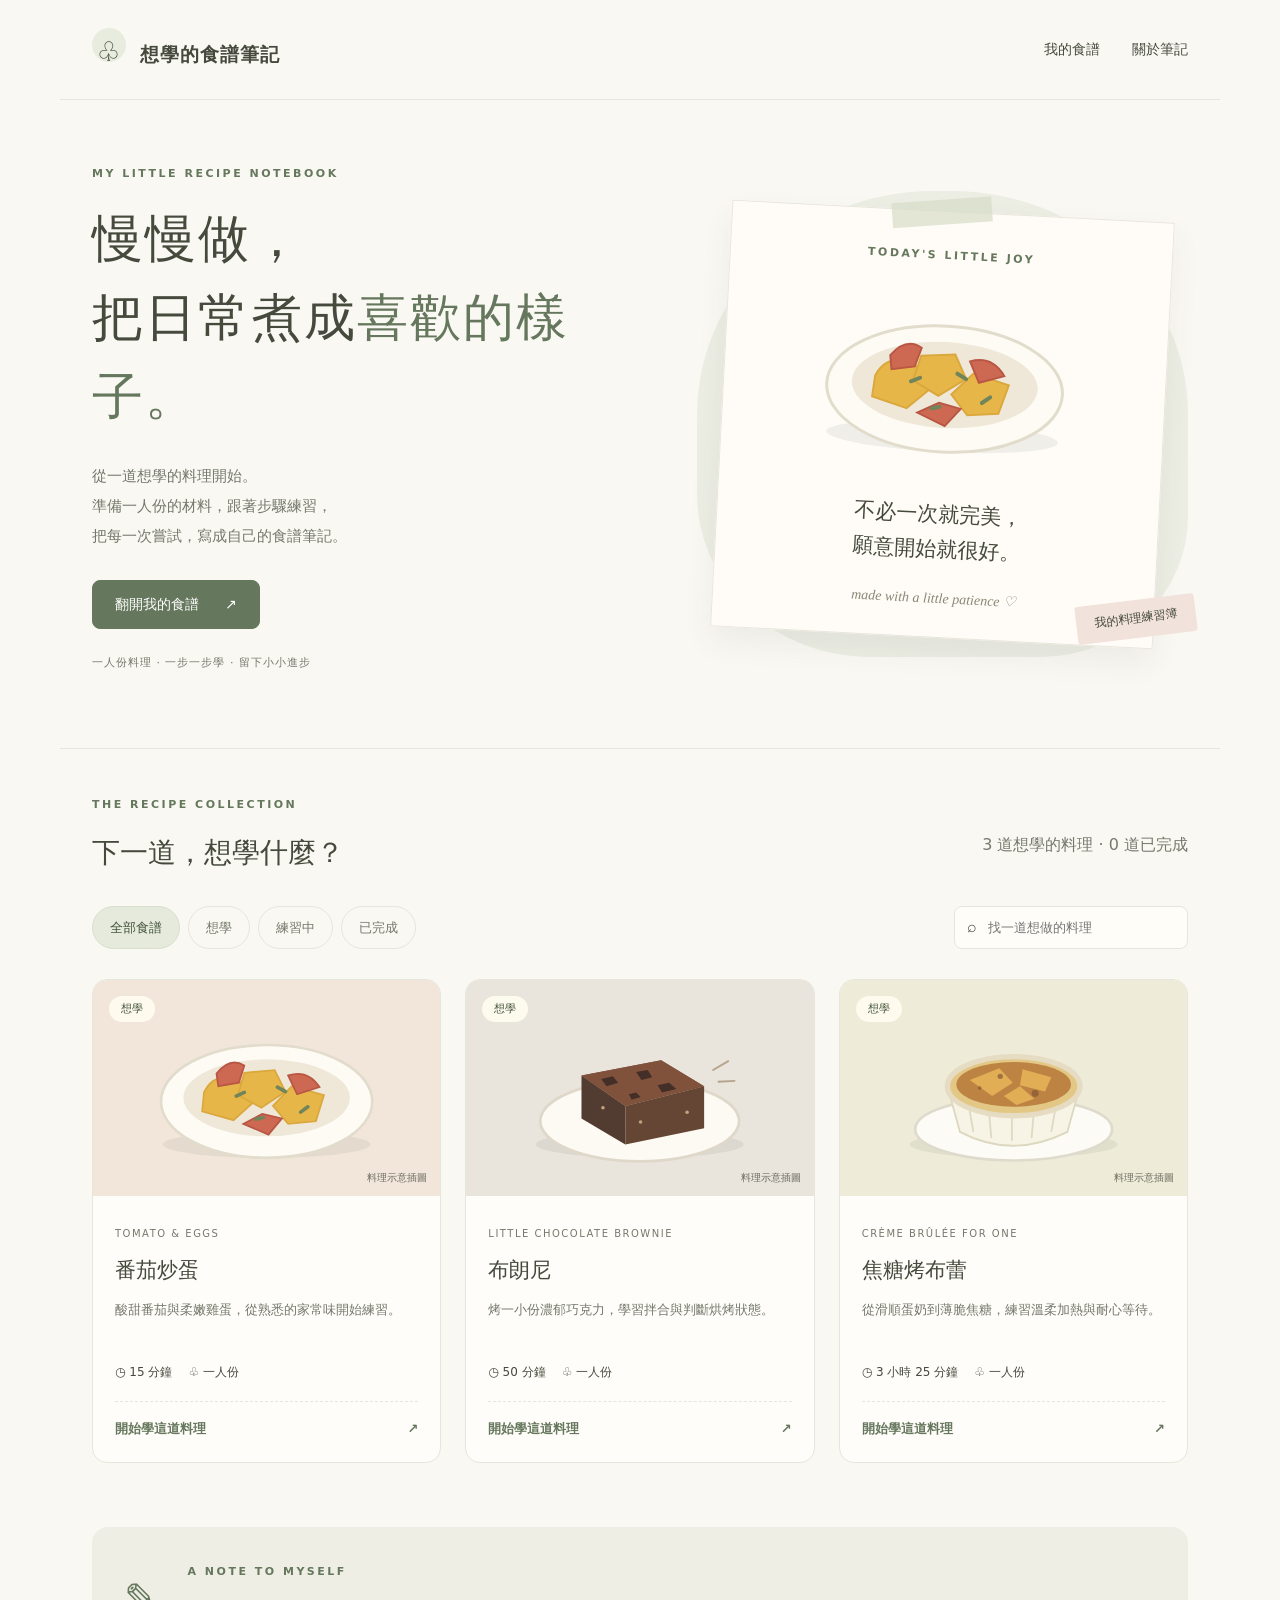
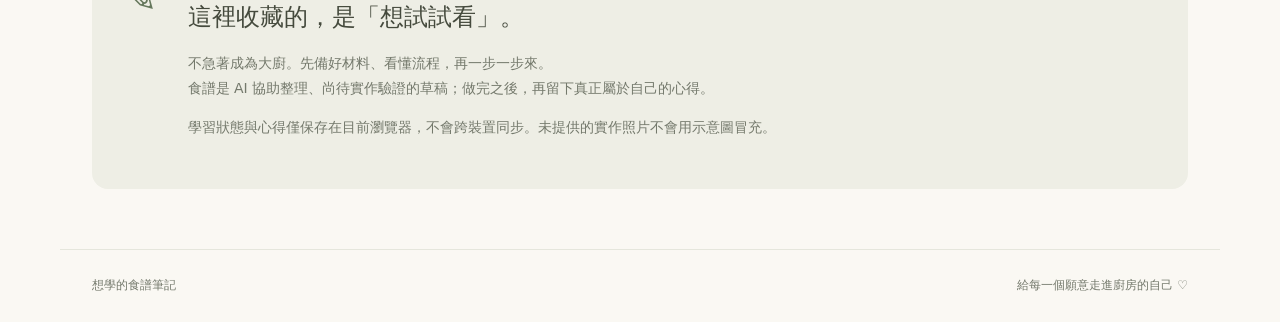
<file: index.html>
<!doctype html>
<html lang="zh-Hant">
<head><meta charset="utf-8"><meta name="viewport" content="width=device-width, initial-scale=1"><meta name="description" content="收集想學的料理，跟著一人份食譜慢慢練習，留下自己的料理筆記。"><title>想學的食譜筆記｜慢慢做，好好吃</title><link rel="stylesheet" href="assets/css/styles.css"><script defer src="assets/js/recipes.js"></script><script defer src="assets/js/home.js"></script></head>
<body><a class="skip" href="#main">跳到主要內容</a>
<header class="header wrap"><a class="brand" href="index.html"><span class="brand-icon" aria-hidden="true">♧</span> 想學的食譜筆記</a><nav aria-label="主要導覽"><a href="#recipes">我的食譜</a><a href="#about">關於筆記</a></nav></header>
<main id="main"><section class="hero wrap"><div><p class="eyebrow">MY LITTLE RECIPE NOTEBOOK</p><h1>慢慢做，<br>把日常煮成<span>喜歡的樣子。</span></h1><p class="intro">從一道想學的料理開始。<br>準備一人份的材料，跟著步驟練習，<br>把每一次嘗試，寫成自己的食譜筆記。</p><a class="button" href="#recipes">翻開我的食譜 <span aria-hidden="true">↗</span></a><p class="hero-foot">一人份料理 · 一步一步學 · 留下小小進步</p></div><div class="hero-art"><div class="paper-note"><span class="eyebrow">TODAY'S LITTLE JOY</span><div id="hero-illustration" aria-hidden="true"></div><p>不必一次就完美，<br>願意開始就很好。</p><span class="handwritten">made with a little patience ♡</span></div><span class="floating-tag">我的料理練習簿</span></div></section>
<section id="recipes" class="recipe-section wrap"><div class="section-top"><div><p class="eyebrow">THE RECIPE COLLECTION</p><h2>下一道，想學什麼？</h2></div><p id="summary" class="muted"></p></div><div class="toolbar"><div class="filters" role="group" aria-label="依學習狀態篩選"><button class="chip active" data-status="全部" aria-pressed="true">全部食譜</button><button class="chip" data-status="想學" aria-pressed="false">想學</button><button class="chip" data-status="練習中" aria-pressed="false">練習中</button><button class="chip" data-status="已完成" aria-pressed="false">已完成</button></div><label class="search"><span aria-hidden="true">⌕</span><input id="search" type="search" aria-label="搜尋食譜" placeholder="找一道想做的料理"></label></div><div id="recipe-grid" class="recipe-grid" aria-live="polite"></div><noscript>請啟用 JavaScript 以查看食譜。</noscript></section>
<section id="about" class="about wrap"><span class="about-icon" aria-hidden="true">✎</span><div><p class="eyebrow">A NOTE TO MYSELF</p><h2>這裡收藏的，是「想試試看」。</h2><p>不急著成為大廚。先備好材料、看懂流程，再一步一步來。<br>食譜是 AI 協助整理、尚待實作驗證的草稿；做完之後，再留下真正屬於自己的心得。</p><p class="small">學習狀態與心得僅保存在目前瀏覽器，不會跨裝置同步。未提供的實作照片不會用示意圖冒充。</p></div></section></main><footer class="footer wrap"><span>想學的食譜筆記</span><span>給每一個願意走進廚房的自己 ♡</span></footer></body></html>
</file>
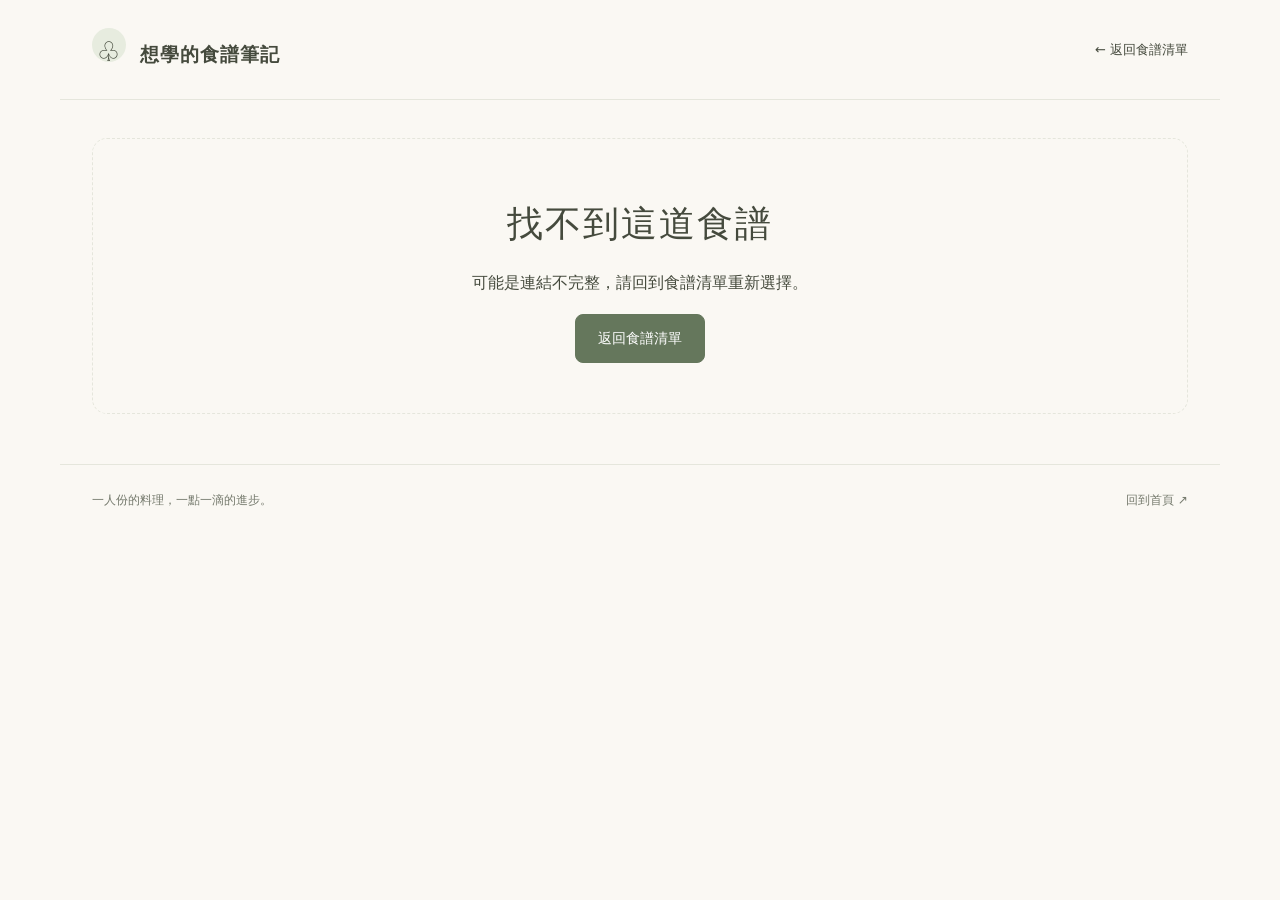
<file: recipe.html>
<!doctype html><html lang="zh-Hant"><head><meta charset="utf-8"><meta name="viewport" content="width=device-width, initial-scale=1"><title>料理教學｜想學的食譜筆記</title><link rel="stylesheet" href="assets/css/styles.css"><script defer src="assets/js/recipes.js"></script><script defer src="assets/js/recipe.js"></script></head><body><a class="skip" href="#main">跳到教學內容</a><header class="header wrap"><a class="brand" href="index.html"><span class="brand-icon" aria-hidden="true">♧</span> 想學的食譜筆記</a><a class="back" href="index.html#recipes">← 返回食譜清單</a></header><main id="main" class="wrap lesson"><div id="lesson-heading"></div><div class="lesson-layout"><aside id="outline" class="outline" aria-label="食譜簡報目錄"></aside><div><section id="slide" class="slide" aria-labelledby="slide-title" tabindex="-1"></section><div id="slide-navigation" class="slide-navigation"><button id="previous" class="button secondary">← 上一頁</button><span id="page" aria-live="polite"></span><button id="next" class="button">下一頁 →</button></div><p class="small center">可以使用鍵盤 ← → 切換步驟，依自己的節奏慢慢來。</p></div></div><noscript>請啟用 JavaScript 以查看食譜簡報。</noscript></main><footer class="footer wrap"><span>一人份的料理，一點一滴的進步。</span><a href="index.html">回到首頁 ↗</a></footer></body></html>
</file>
<file: assets/css/styles.css>
:root{--paper:#faf8f3;--ink:#454a3d;--muted:#74796c;--green:#65775c;--line:#e5e6dc;--pink:#f2e2dc;--serif:Georgia,'Noto Serif TC','PMingLiU',serif}*{box-sizing:border-box}html{scroll-behavior:smooth}body{margin:0;background:var(--paper);color:var(--ink);font-family:system-ui,-apple-system,'Microsoft JhengHei',sans-serif;font-size:16px;line-height:1.8}a{color:inherit;text-decoration:none}button,input,select,textarea{font:inherit}button,a,input,select,textarea{-webkit-tap-highlight-color:transparent}button{cursor:pointer}a:focus-visible,button:focus-visible,input:focus-visible,textarea:focus-visible,select:focus-visible{outline:3px solid #9b624b;outline-offset:4px}.wrap{max-width:1160px;margin:auto;padding-left:32px;padding-right:32px}.header{height:100px;display:flex;align-items:center;justify-content:space-between;border-bottom:1px solid var(--line);gap:20px}.brand{font-size:19px;font-weight:650;letter-spacing:1px}.brand-icon{display:inline-grid;place-items:center;width:34px;height:34px;background:#e7ecdf;border-radius:50%;font-size:27px;margin-right:6px}.header nav{display:flex;gap:32px;font-size:14px}.eyebrow{font-size:11px;letter-spacing:2.5px;font-weight:700;color:var(--green);margin:0 0 16px}.hero{display:grid;grid-template-columns:1.1fr 1fr;gap:64px;padding-top:64px;padding-bottom:64px;align-items:center}h1,h2,h3,p{overflow-wrap:anywhere}h1{font-family:var(--serif);font-size:clamp(35px,4vw,51px);line-height:1.55;font-weight:500;letter-spacing:2px;margin:0 0 24px}h1 span{color:var(--green)}.intro{color:var(--muted);font-size:15px;line-height:2}.button{display:inline-flex;align-items:center;justify-content:center;gap:26px;border:1px solid var(--green);border-radius:8px;background:var(--green);color:white;padding:11px 22px;font-size:14px;transition:background .15s,transform .15s}.button:hover{background:#526448;transform:translateY(-1px)}.hero .button{margin-top:14px}.hero-foot{font-size:11px;color:var(--muted);margin-top:24px;letter-spacing:1px}.hero-art{position:relative;padding:20px 24px;background:#eceee4;border-radius:48% 48% 30% 35%}.paper-note{background:#fffcf7;box-shadow:0 14px 30px #4b483a12;padding:28px 28px 24px;text-align:center;transform:rotate(3deg);border:1px solid #e9e6dd}.paper-note:before{content:'';position:absolute;top:-12px;left:36%;height:25px;width:100px;background:#d8ddc8b5;transform:rotate(-7deg)}.paper-note svg{width:100%;height:210px}.paper-note p{font-family:var(--serif);font-size:21px;line-height:1.7;margin:8px 0 16px}.handwritten{font:italic 14px Georgia,serif;color:#868975}.floating-tag{position:absolute;bottom:20px;right:-8px;background:var(--pink);padding:8px 18px;font-size:12px;transform:rotate(-7deg);border-radius:3px}.recipe-section{padding-top:46px;padding-bottom:64px;border-top:1px solid var(--line);scroll-margin-top:22px}.section-top{display:flex;justify-content:space-between;align-items:end;gap:16px}h2{font:500 28px/1.6 var(--serif);margin:0}h3{font-size:21px;margin:12px 0}.muted,.small{color:var(--muted)}.small{font-size:12px}.toolbar{display:flex;justify-content:space-between;gap:16px;margin:30px 0}.filters{display:flex;gap:8px;flex-wrap:wrap}.chip{background:transparent;border:1px solid var(--line);border-radius:25px;padding:7px 17px;color:var(--muted);font-size:13px}.chip.active{background:#e5eadc;color:#43533b;border-color:#d8dfca}.search{display:flex;align-items:center;gap:8px;background:#fffdf8;border:1px solid var(--line);border-radius:8px;padding:6px 12px}.search input{background:transparent;border:0;min-width:0;width:190px;font-size:13px;color:var(--ink);padding:3px}.recipe-grid{display:grid;grid-template-columns:repeat(3,1fr);gap:24px}.card{display:flex;flex-direction:column;overflow:hidden;border:1px solid var(--line);border-radius:15px;background:#fffdf9;transition:transform .2s,box-shadow .2s}.card:hover{transform:translateY(-5px);box-shadow:0 12px 25px #4049320c}.card-art{height:216px;position:relative;padding:14px;background:var(--tint)}.card-art svg{width:100%;height:100%}.illustration-label{position:absolute;bottom:9px;right:13px;font-size:10px;color:#6b6b5f}.badge{display:inline-block;border-radius:20px;padding:3px 12px;font-size:11px;color:#47583e;background:#e6eddf}.card-art .badge{position:absolute;top:16px;left:16px;z-index:1;background:#fffcf0eb}.card-body{padding:22px}.card-kicker{font-size:10px;letter-spacing:1.5px;color:var(--muted)}.card h3{margin:5px 0 8px;font-family:var(--serif);font-weight:500}.card p{font-size:13px;color:var(--muted);margin:0 0 18px;min-height:46px}.card-meta{font-size:12px;display:flex;gap:16px;padding-bottom:18px;border-bottom:1px dashed var(--line)}.card-link{display:flex;justify-content:space-between;margin-top:15px;color:var(--green);font-size:13px;font-weight:600}.about{display:flex;gap:30px;background:#eeeee5;border-radius:16px;padding-top:35px;padding-bottom:35px;margin-bottom:60px;max-width:1096px}.about-icon{font-size:40px;color:var(--green)}.about h2{font-size:24px}.about p:not(.eyebrow){font-size:14px;color:var(--muted)}.footer{border-top:1px solid var(--line);padding-top:25px;padding-bottom:25px;display:flex;justify-content:space-between;gap:16px;font-size:12px;color:var(--muted)}.empty{grid-column:1/-1;padding:50px;text-align:center;border:1px dashed var(--line);border-radius:15px}.skip{position:absolute;left:12px;top:-80px;background:white;padding:10px;z-index:10}.skip:focus{top:12px}.back{font-size:13px}.lesson{padding-top:38px;padding-bottom:50px}.lesson h1{font-size:36px;margin:8px 0}.lesson-meta{color:var(--muted);font-size:13px;margin-bottom:30px}.lesson-layout{display:grid;grid-template-columns:210px minmax(0,1fr);gap:28px}.outline{align-self:start;position:sticky;top:24px;display:flex;flex-direction:column;gap:7px}.outline button{border:0;background:transparent;text-align:left;border-radius:8px;padding:10px 12px;font-size:13px;color:var(--muted)}.outline button[aria-current=step]{background:#e5eadc;color:#425239;font-weight:600}.slide{background:#fffdf9;border:1px solid var(--line);border-radius:18px;padding:36px;min-height:490px;box-shadow:0 5px 25px #40493204}.slide h2{font-size:30px;margin-bottom:15px}.slide h3{font-size:16px;margin:22px 0 10px}.slide-illustration{background:var(--tint);border-radius:12px;float:right;width:180px;margin:0 0 20px 20px;padding:8px}.slide-illustration svg{width:100%;display:block}.slide p{font-size:15px}.slide ol,.slide ul{padding-left:24px}.slide li{padding:5px 0;font-size:15px}.ingredient-list{padding:0;list-style:none}.ingredient-list li{border-bottom:1px dashed var(--line)}.ingredient-list label{display:flex;gap:12px;align-items:center;cursor:pointer}.ingredient-list input{accent-color:var(--green);width:17px;height:17px}.ingredient-list input:checked+span{text-decoration:line-through;color:var(--muted)}.callout{background:#edf0e5;border-radius:10px;padding:16px 20px;margin-top:22px;font-size:14px}.source{clear:both;border-top:1px solid var(--line);padding-top:16px;margin-top:24px;font-size:12px;color:var(--muted)}.source a{text-decoration:underline}.slide-navigation{display:flex;align-items:center;justify-content:space-between;gap:12px;margin-top:20px}.slide-navigation #page{font-size:13px}.secondary{background:transparent;color:var(--green)}.secondary:hover{background:#e8ecdf}button:disabled{opacity:.4;cursor:default;transform:none}.center{text-align:center}.note-field{display:block;font-size:14px;margin:20px 0 7px}.slide textarea,.slide select{width:100%;border:1px solid #d7dbce;background:var(--paper);border-radius:8px;padding:10px;color:var(--ink)}.slide textarea{min-height:140px;resize:vertical}.save-row{display:flex;gap:15px;align-items:center;margin-top:18px}.photo-placeholder{padding:18px;border:1px dashed #cdd4c4;border-radius:8px;text-align:center;margin-top:20px;color:var(--muted);font-size:13px}.progress{height:4px;background:#e5e8dd;border-radius:4px;margin:16px 0 28px;overflow:hidden}.progress div{background:var(--green);height:100%;transition:width .2s}.draft{background:#f2e6dc;color:#77543e;font-size:11px;padding:4px 10px;border-radius:5px;margin-left:10px}.save-message{font-size:12px;color:var(--green)}@media(max-width:900px){.hero{gap:24px}.wrap{padding-left:24px;padding-right:24px}.card-art{height:175px}.toolbar{flex-wrap:wrap}.about{margin-left:24px;margin-right:24px}.lesson-layout{grid-template-columns:165px minmax(0,1fr);gap:18px}.slide{padding:25px}.slide-illustration{width:135px}.card-body{padding:18px}}@media(max-width:650px){.header{height:80px}.brand{font-size:15px;letter-spacing:0}.header nav{gap:15px;font-size:12px}.brand-icon{width:27px;height:27px;font-size:21px}.hero{grid-template-columns:1fr;padding-top:38px;padding-bottom:42px}.hero-art{max-width:370px;width:100%;margin:16px auto}.hero h1{font-size:36px}.recipe-grid{grid-template-columns:1fr}.card-art{height:225px}.section-top{align-items:start;flex-direction:column;gap:5px}.section-top p{margin:0}.section-top .eyebrow{margin-bottom:10px}.search{width:100%}.search input{width:100%}.about{gap:16px}.about h2{font-size:21px}.about-icon{font-size:28px}.footer{flex-direction:column;gap:4px}.lesson-layout{grid-template-columns:1fr}.outline{position:static;display:flex;flex-direction:row;overflow-x:auto;padding-bottom:8px;max-width:100%;gap:5px}.outline button{flex-shrink:0;padding:7px 10px}.slide{padding:23px;min-height:430px}.slide h2{font-size:26px}.slide-illustration{width:110px;margin-left:10px}.lesson h1{font-size:30px}.slide-navigation .button{padding:10px 16px;gap:5px}.back{font-size:12px}.draft{display:inline-block;margin-left:0}.hero-foot{letter-spacing:0}.lesson-meta .draft{margin-top:8px}}
</file>
